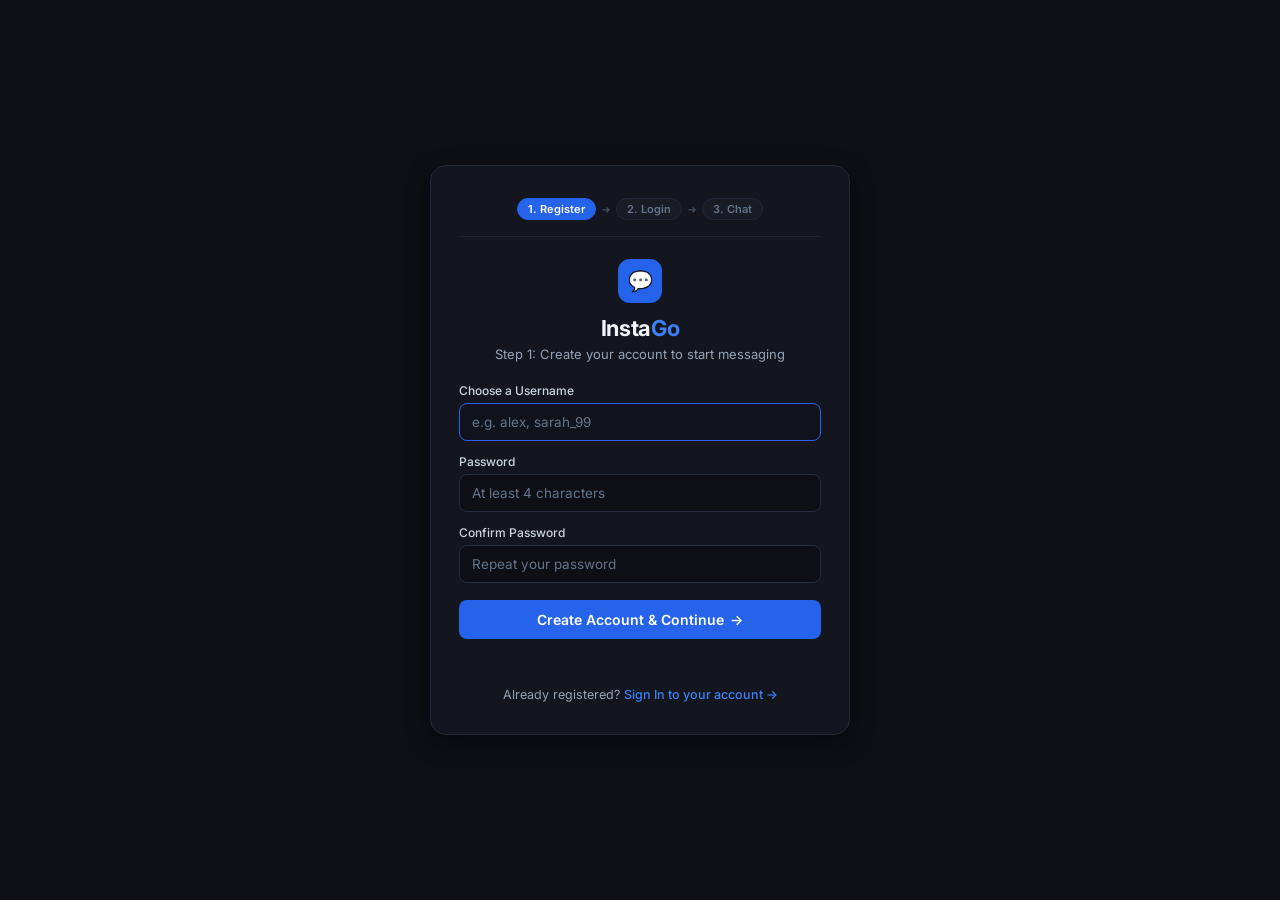
<file: frontend/index.html>
<!DOCTYPE html>
<html lang="en">

<head>
    <meta charset="UTF-8">
    <meta name="viewport" content="width=device-width, initial-scale=1.0">
    <meta name="description" content="InstaGo is a blazing-fast, reactive real-time chat application powered by Go WebSockets.">
    <title>InstaGo • Realtime Messenger</title>

    <script>
        // STEP 3: Chat requires an authenticated session (Step 1: Register -> Step 2: Login -> Step 3: Chat)
        if (!localStorage.getItem("token") || !localStorage.getItem("instaGo_username")) {
            window.location.replace("register.html");
        }
    </script>

    <link rel="stylesheet" href="style.css">
</head>

<body>

    <div class="app">

        <!-- MOBILE SIDEBAR OVERLAY -->
        <div id="sidebarOverlay" class="sidebar-overlay" onclick="toggleMobileSidebar(false)"></div>

        <!-- SIDEBAR -->
        <aside id="sidebar" class="sidebar">

            <!-- SIDEBAR HEADER -->
            <header class="sidebar-header">
                <a href="/" class="logo-container">
                    <div class="logo-badge">💬</div>
                    <div class="logo-text">Insta<span>Go</span></div>
                </a>

                <div class="sidebar-actions">
                    <button class="icon-btn" onclick="startNewChatDialog()" title="Start New Chat">
                        +
                    </button>
                </div>
            </header>

            <!-- AUTHENTICATED USER PROFILE CARD -->
            <section class="profile-section">
                <div class="profile-card">
                    <div id="myAvatar" class="user-avatar status-indicator">
                        ?
                    </div>

                    <div class="profile-details">
                        <div id="myUsername" class="profile-name">
                            Connecting...
                        </div>

                        <div class="profile-status">
                            <span id="myStatusDot" class="live-dot"></span>
                            <span id="myStatusText">Offline</span>
                        </div>
                    </div>

                    <button id="logoutBtn" class="logout-btn" onclick="logout()" title="Sign Out">
                        <span>Sign Out</span>
                    </button>
                </div>
            </section>

            <!-- SEARCH CONTACTS -->
            <div class="sidebar-search-box">
                <div class="search-input-wrapper">
                    <span class="search-icon">🔍</span>
                    <input
                        type="text"
                        id="searchContactsInput"
                        class="search-input"
                        placeholder="Search chats..."
                        autocomplete="off"
                        oninput="handleSearchContacts(event)"
                        onkeydown="handleSearchKeydown(event)"
                    >
                </div>
            </div>

            <!-- CONTACTS SECTION LABEL -->
            <div class="section-label">
                <span>Recent Conversations</span>
                <span id="contactsCount" class="section-label-count">0</span>
            </div>

            <!-- CONVERSATIONS LIST -->
            <div id="conversationList" class="conversation-list" role="list">
                <!-- Rendered dynamically by script.js -->
            </div>

        </aside>


        <!-- MAIN CHAT AREA -->
        <main class="chat-main">

            <!-- CHAT HEADER -->
            <header class="chat-header">

                <div class="chat-header-left">
                    <button class="mobile-menu-btn" onclick="toggleMobileSidebar(true)" aria-label="Open conversation menu">
                        ☰
                    </button>

                    <div class="chat-user-meta">
                        <div id="activeAvatar" class="active-user-avatar">
                            💬
                        </div>

                        <div class="chat-user-headings">
                            <h1 id="chatTitle" class="chat-user-name">
                                Welcome to InstaGo
                            </h1>

                            <p id="chatSubtitle" class="chat-user-status">
                                Connect and choose a conversation to start messaging
                            </p>
                        </div>
                    </div>
                </div>

                <div class="chat-header-actions">
                    <div id="connectionStatus" class="header-status-badge">
                        Offline
                    </div>

                    <button id="searchChatToggleBtn" class="icon-btn" onclick="toggleChatSearch()" title="Search in chat">
                        🔍
                    </button>

                    <button id="soundToggleBtn" class="icon-btn" onclick="toggleSound()" title="Sound Effects (On)">
                        🔊
                    </button>

                    <button id="refreshHistoryBtn" class="icon-btn" onclick="refreshHistory()" title="Reload history">
                        ↻
                    </button>
                </div>

            </header>

            <!-- IN-CHAT SEARCH DRAWER -->
            <div id="chatSearchDrawer" class="chat-search-drawer">
                <input
                    type="text"
                    id="searchMessagesInput"
                    class="custom-input"
                    placeholder="Search messages in this conversation..."
                    oninput="handleSearchMessages(event)"
                >
                <button class="btn-secondary" onclick="toggleChatSearch(false)">Done</button>
            </div>

            <!-- MESSAGES VIEWPORT -->
            <section id="output" class="messages-viewport" role="log" aria-live="polite">

                <div class="chat-welcome">
                    <div class="welcome-badge">💬</div>
                    <h2 class="welcome-title">InstaGo Messenger</h2>
                    <p class="welcome-desc">
                        Select a conversation from the sidebar or click '+' to start a new chat.
                    </p>
                    <div class="welcome-suggestions">
                        <button class="btn-primary" onclick="startNewChatDialog()" style="padding: 8px 16px; font-size: 13px;">
                            + Start New Chat
                        </button>
                    </div>
                </div>

            </section>

            <!-- SCROLL TO BOTTOM BUTTON -->
            <button
                id="scrollBottomBtn"
                class="scroll-bottom-btn"
                onclick="scrollToBottom(true)"
                aria-label="Scroll to bottom"
            >
                ↓
                <span id="newMsgBadge" class="scroll-badge" style="display: none;">1</span>
            </button>


            <!-- CHAT INPUT AREA -->
            <div class="chat-input-area">

                <!-- Quick Reaction Chips -->
                <div class="quick-reaction-bar">
                    <span class="quick-reaction-label">Quick reacts:</span>
                    <button class="quick-react-pill" onclick="sendQuickReaction('👋')">👋</button>
                    <button class="quick-react-pill" onclick="sendQuickReaction('👍')">👍</button>
                    <button class="quick-react-pill" onclick="sendQuickReaction('❤️')">❤️</button>
                    <button class="quick-react-pill" onclick="sendQuickReaction('🔥')">🔥</button>
                    <button class="quick-react-pill" onclick="sendQuickReaction('😂')">😂</button>
                    <button class="quick-react-pill" onclick="sendQuickReaction('🎉')">🎉</button>
                    <button class="quick-react-pill" onclick="sendQuickReaction('🚀')">🚀</button>
                </div>

                <!-- Input Box -->
                <div class="input-form-box">
                    <textarea
                        id="message"
                        class="chat-textarea"
                        placeholder="Write a message..."
                        rows="1"
                        autocomplete="off"
                        onkeydown="handleTextareaKeydown(event)"
                        oninput="handleTextareaInput(event)"
                    ></textarea>

                    <div class="input-actions-right">
                        <button
                            id="emojiTriggerBtn"
                            class="emoji-trigger-btn"
                            onclick="toggleEmojiPicker()"
                            title="Insert Emoji"
                            type="button"
                        >
                            😊
                        </button>

                        <button
                            id="sendBtn"
                            class="send-action-btn"
                            onclick="sendMessage()"
                            aria-label="Send message"
                            type="button"
                        >
                            ➤
                        </button>
                    </div>
                </div>

                <!-- Helper Hint Row -->
                <div class="input-hint-row">
                    <span>Press <strong>Enter</strong> to send • <strong>Shift + Enter</strong> for new line</span>
                    <span id="charCounter">0 / 2000</span>
                </div>

                <!-- EMOJI POPOVER -->
                <div id="emojiPopover" class="emoji-popover">
                    <div class="emoji-grid" id="emojiGrid">
                        <!-- Populated dynamically -->
                    </div>
                </div>

            </div>

        </main>

    </div>

    <!-- TOAST NOTIFICATION CONTAINER -->
    <div id="toastContainer" class="toast-container" aria-live="assertive"></div>

    <script src="script.js"></script>

</body>

</html>
</file>
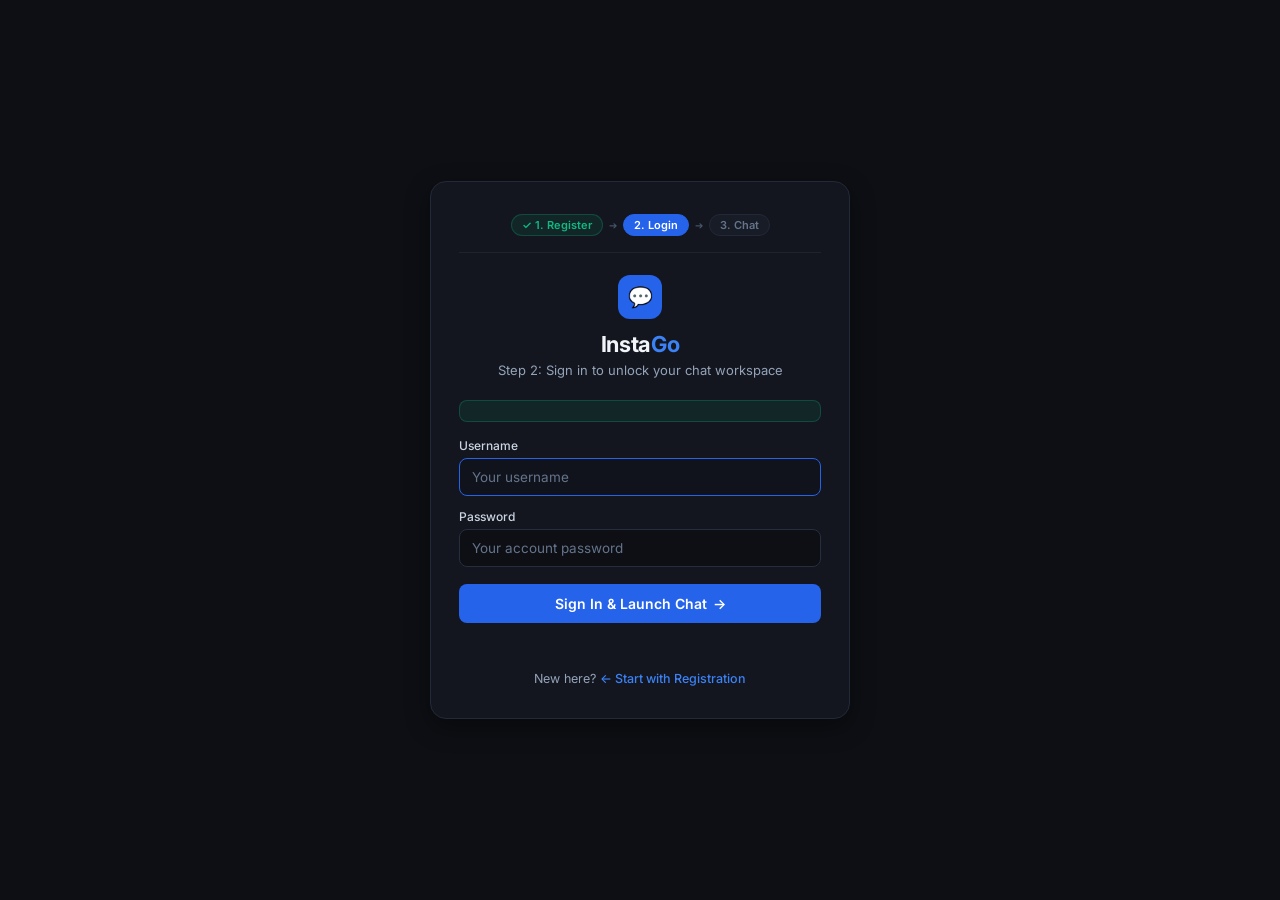
<file: frontend/login.html>
<!DOCTYPE html>
<html lang="en">
<head>
    <meta charset="UTF-8">
    <meta name="viewport" content="width=device-width, initial-scale=1.0">
    <title>InstaGo • Step 2: Login</title>
    <link rel="stylesheet" href="login.css">
</head>

<body>

    <div class="login-container">

        <div class="login-card">

            <!-- ONBOARDING FLOW TIMELINE -->
            <div class="flow-steps">
                <span class="flow-step completed">✓ 1. Register</span>
                <span class="step-arrow">➔</span>
                <span class="flow-step active">2. Login</span>
                <span class="step-arrow">➔</span>
                <span class="flow-step">3. Chat</span>
            </div>

            <div class="brand-badge">💬</div>
            <h1>Insta<span>Go</span></h1>
            <p class="subtitle">Step 2: Sign in to unlock your chat workspace</p>

            <!-- Friendly Welcome Banner when arriving from registration -->
            <div id="welcomeBanner" class="auth-banner success"></div>

            <!-- Existing Session Notice -->
            <div id="sessionNotice" class="session-info"></div>

            <form id="loginForm">

                <div class="input-group">
                    <label for="username">Username</label>
                    <input
                        type="text"
                        id="username"
                        placeholder="Your username"
                        autocomplete="username"
                        required
                    >
                </div>

                <div class="input-group">
                    <label for="password">Password</label>
                    <input
                        type="password"
                        id="password"
                        placeholder="Your account password"
                        autocomplete="current-password"
                        required
                    >
                </div>

                <button type="submit" id="submitBtn">
                    <span>Sign In & Launch Chat</span>
                    <span>→</span>
                </button>

            </form>

            <p id="message"></p>

            <div class="auth-footer">
                <div>New here? <a href="register.html">← Start with Registration</a></div>
            </div>

        </div>

    </div>

    <script src="login.js"></script>

</body>
</html>
</file>
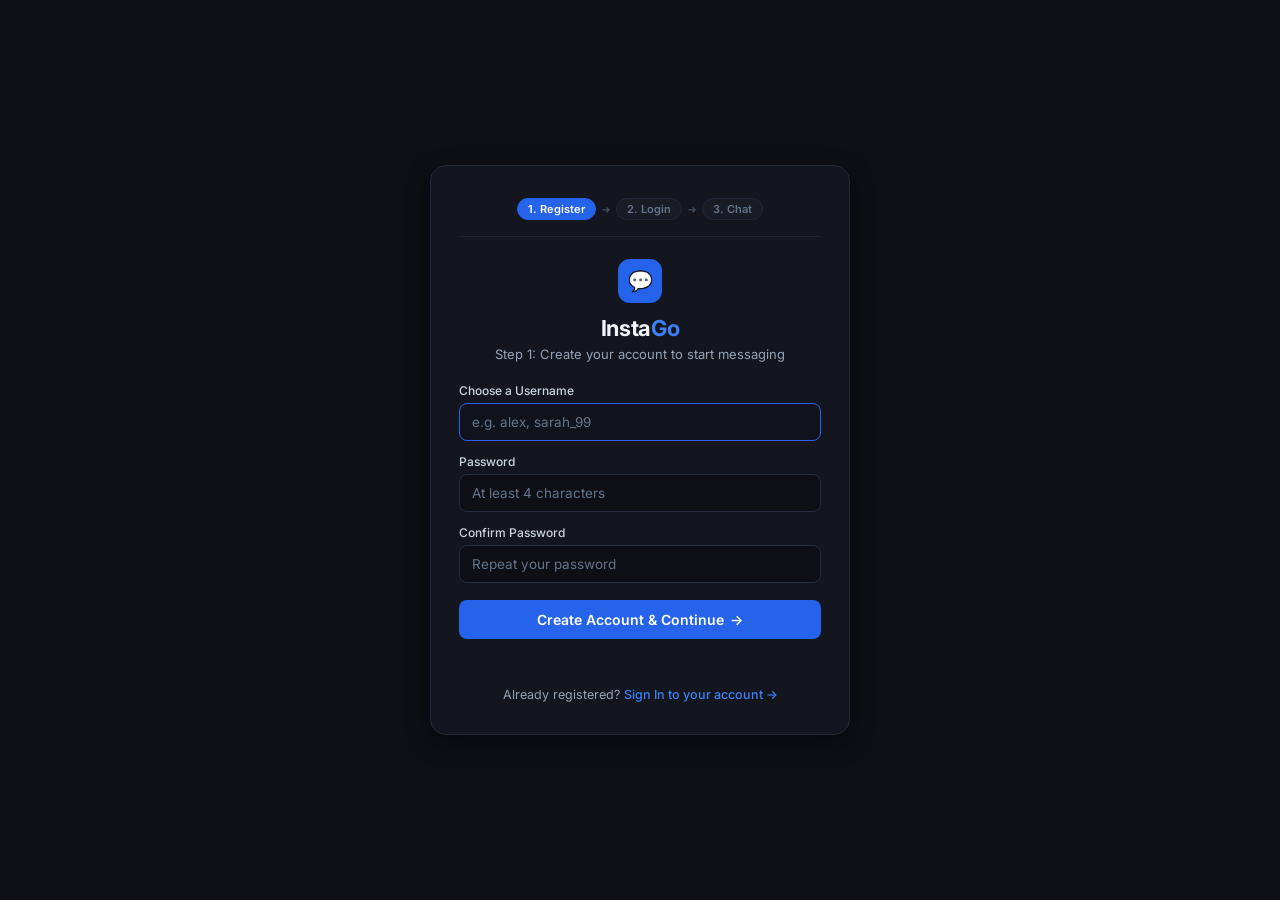
<file: frontend/register.html>
<!DOCTYPE html>
<html lang="en">
<head>
    <meta charset="UTF-8">
    <meta name="viewport" content="width=device-width, initial-scale=1.0">
    <title>InstaGo • Step 1: Register</title>
    <link rel="stylesheet" href="register.css">
</head>

<body>

    <div class="register-container">

        <div class="register-card">

            <!-- ONBOARDING FLOW TIMELINE -->
            <div class="flow-steps">
                <span class="flow-step active">1. Register</span>
                <span class="step-arrow">➔</span>
                <span class="flow-step">2. Login</span>
                <span class="step-arrow">➔</span>
                <span class="flow-step">3. Chat</span>
            </div>

            <div class="brand-badge">💬</div>
            <h1>Insta<span>Go</span></h1>
            <p class="subtitle">Step 1: Create your account to start messaging</p>

            <div id="sessionNotice" class="session-info"></div>

            <form id="registerForm">

                <div class="input-group">
                    <label for="username">Choose a Username</label>
                    <input
                        type="text"
                        id="username"
                        placeholder="e.g. alex, sarah_99"
                        autocomplete="username"
                        minlength="3"
                        maxlength="24"
                        required
                        autofocus
                    >
                </div>

                <div class="input-group">
                    <label for="password">Password</label>
                    <input
                        type="password"
                        id="password"
                        placeholder="At least 4 characters"
                        autocomplete="new-password"
                        minlength="4"
                        required
                    >
                </div>

                <div class="input-group">
                    <label for="confirmPassword">Confirm Password</label>
                    <input
                        type="password"
                        id="confirmPassword"
                        placeholder="Repeat your password"
                        autocomplete="new-password"
                        minlength="4"
                        required
                    >
                </div>

                <button type="submit" id="submitBtn">
                    <span>Create Account & Continue</span>
                    <span>→</span>
                </button>

            </form>

            <p id="message"></p>

            <div class="auth-footer">
                <div>Already registered? <a href="login.html">Sign In to your account →</a></div>
            </div>

        </div>

    </div>

    <script src="register.js"></script>

</body>
</html>
</file>
<file: frontend/style.css>
@import url('https://fonts.googleapis.com/css2?family=Inter:wght@400;500;600;700&display=swap');

/* ==========================================================================
   DESIGN TOKENS - CLEAN, NATURAL DARK THEME
   (Crafted for comfort, legibility, and restraint. No AI-style neon glow/blobs)
   ========================================================================== */
:root {
    --font-sans: 'Inter', -apple-system, BlinkMacSystemFont, "Segoe UI", Roboto, Helvetica, Arial, sans-serif;

    /* Surface & Background Colors */
    --bg-page: #0d0f14;
    --bg-sidebar: #13161f;
    --bg-chat: #0d0f14;
    --bg-surface: #181c26;
    --bg-surface-elevated: #1e2330;
    --bg-surface-hover: #222837;
    --bg-input: #10131a;

    /* Borders & Dividers */
    --border-subtle: #1e2330;
    --border-medium: #272d3d;
    --border-strong: #333a4f;

    /* Accent & Brand Colors */
    --accent: #2563eb;
    --accent-hover: #1d4ed8;
    --accent-active: #1e40af;
    --accent-subtle: rgba(37, 99, 235, 0.12);
    --accent-text: #ffffff;

    /* Text Colors */
    --text-primary: #f1f5f9;
    --text-secondary: #94a3b8;
    --text-muted: #64748b;
    --text-faint: #475569;

    /* Message Bubbles */
    --bubble-mine-bg: #2563eb;
    --bubble-mine-text: #ffffff;
    --bubble-theirs-bg: #1a1e29;
    --bubble-theirs-border: #242938;
    --bubble-theirs-text: #e2e8f0;

    /* Status Indicators */
    --status-online: #10b981;
    --status-offline: #64748b;
    --status-connecting: #f59e0b;
    --status-danger: #ef4444;

    /* Radii */
    --radius-sm: 6px;
    --radius-md: 8px;
    --radius-lg: 12px;
    --radius-xl: 16px;
    --radius-full: 9999px;

    /* Natural physical shadows - no neon glows */
    --shadow-sm: 0 1px 2px rgba(0, 0, 0, 0.3);
    --shadow-md: 0 4px 12px rgba(0, 0, 0, 0.35);
    --shadow-lg: 0 8px 24px rgba(0, 0, 0, 0.45);
    --shadow-popover: 0 10px 28px rgba(0, 0, 0, 0.55);

    /* Clean transitions */
    --trans-fast: 0.15s ease;
    --trans-medium: 0.2s ease;
}

/* ==========================================================================
   BASE RESETS & DEFAULTS
   ========================================================================== */
* {
    box-sizing: border-box;
    margin: 0;
    padding: 0;
}

html, body {
    width: 100%;
    height: 100%;
    overflow: hidden;
    background-color: var(--bg-page);
    color: var(--text-primary);
    font-family: var(--font-sans);
    font-size: 14px;
    line-height: 1.5;
    -webkit-font-smoothing: antialiased;
    -moz-osx-font-smoothing: grayscale;
}

button {
    font-family: inherit;
    border: none;
    background: transparent;
    cursor: pointer;
    color: inherit;
    transition: background-color var(--trans-fast), color var(--trans-fast), border-color var(--trans-fast);
}

input, textarea {
    font-family: inherit;
    color: inherit;
}

/* ==========================================================================
   APP SHELL
   ========================================================================== */
.app {
    position: relative;
    width: 100%;
    height: 100vh;
    display: flex;
    overflow: hidden;
    background: var(--bg-page);
}

/* ==========================================================================
   SIDEBAR
   ========================================================================== */
.sidebar {
    width: 320px;
    height: 100%;
    background: var(--bg-sidebar);
    border-right: 1px solid var(--border-subtle);
    display: flex;
    flex-direction: column;
    flex-shrink: 0;
    z-index: 20;
    transition: transform var(--trans-medium);
}

/* Sidebar Brand Header */
.sidebar-header {
    height: 60px;
    padding: 0 16px;
    display: flex;
    align-items: center;
    justify-content: space-between;
    border-bottom: 1px solid var(--border-subtle);
}

.logo-container {
    display: flex;
    align-items: center;
    gap: 10px;
    text-decoration: none;
    color: var(--text-primary);
}

.logo-badge {
    width: 32px;
    height: 32px;
    border-radius: var(--radius-md);
    background: var(--accent);
    display: flex;
    align-items: center;
    justify-content: center;
    font-size: 16px;
}

.logo-text {
    font-size: 18px;
    font-weight: 700;
    letter-spacing: -0.3px;
    color: var(--text-primary);
}

.logo-text span {
    color: #3b82f6;
}

.sidebar-actions {
    display: flex;
    align-items: center;
    gap: 6px;
}

.icon-btn {
    width: 32px;
    height: 32px;
    border-radius: var(--radius-sm);
    display: flex;
    align-items: center;
    justify-content: center;
    color: var(--text-secondary);
    background: transparent;
    border: 1px solid transparent;
    font-size: 14px;
}

.icon-btn:hover {
    color: var(--text-primary);
    background: var(--bg-surface-hover);
    border-color: var(--border-subtle);
}

.icon-btn.active {
    color: var(--accent-text);
    background: var(--accent);
    border-color: var(--accent);
}

/* User Profile Section */
.profile-section {
    padding: 12px 16px;
    background: var(--bg-sidebar);
    border-bottom: 1px solid var(--border-subtle);
}

.profile-card {
    display: flex;
    align-items: center;
    gap: 10px;
}

.user-avatar {
    width: 38px;
    height: 38px;
    border-radius: var(--radius-full);
    display: flex;
    align-items: center;
    justify-content: center;
    font-weight: 600;
    font-size: 14px;
    color: #fff;
    text-transform: uppercase;
    position: relative;
    flex-shrink: 0;
}

.user-avatar.status-indicator::after {
    content: '';
    position: absolute;
    bottom: -1px;
    right: -1px;
    width: 10px;
    height: 10px;
    border-radius: var(--radius-full);
    border: 2px solid var(--bg-sidebar);
    background-color: var(--status-offline);
    transition: background-color var(--trans-fast);
}

.user-avatar.status-indicator.online::after {
    background-color: var(--status-online);
}

.user-avatar.status-indicator.connecting::after {
    background-color: var(--status-connecting);
}

.profile-details {
    flex: 1;
    min-width: 0;
}

.profile-name {
    font-size: 13px;
    font-weight: 600;
    color: var(--text-primary);
    white-space: nowrap;
    overflow: hidden;
    text-overflow: ellipsis;
}

.profile-status {
    display: flex;
    align-items: center;
    gap: 6px;
    font-size: 12px;
    color: var(--text-muted);
    margin-top: 1px;
}

.live-dot {
    width: 6px;
    height: 6px;
    border-radius: var(--radius-full);
    background: var(--status-offline);
    flex-shrink: 0;
}

.live-dot.online {
    background: var(--status-online);
}

.live-dot.connecting {
    background: var(--status-connecting);
}

.logout-btn {
    display: inline-flex;
    align-items: center;
    gap: 5px;
    padding: 5px 10px;
    background: transparent;
    border: 1px solid var(--border-medium);
    color: var(--text-secondary);
    border-radius: var(--radius-sm);
    font-size: 11px;
    font-weight: 500;
    flex-shrink: 0;
}

.logout-btn:hover {
    background: rgba(239, 68, 68, 0.12);
    border-color: rgba(239, 68, 68, 0.3);
    color: #f87171;
}

/* Sidebar Search */
.sidebar-search-box {
    padding: 10px 14px 6px;
}

.search-input-wrapper {
    position: relative;
    display: flex;
    align-items: center;
}

.search-icon {
    position: absolute;
    left: 10px;
    font-size: 12px;
    color: var(--text-muted);
    pointer-events: none;
}

.search-input {
    width: 100%;
    background: var(--bg-input);
    border: 1px solid var(--border-subtle);
    border-radius: var(--radius-md);
    padding: 7px 10px 7px 30px;
    font-size: 13px;
    color: var(--text-primary);
    outline: none;
    transition: border-color var(--trans-fast), background-color var(--trans-fast);
}

.search-input:focus {
    background: var(--bg-surface);
    border-color: var(--accent);
}

.search-input::placeholder {
    color: var(--text-muted);
}

/* Section Label */
.section-label {
    display: flex;
    align-items: center;
    justify-content: space-between;
    padding: 10px 16px 4px;
    font-size: 11px;
    font-weight: 600;
    letter-spacing: 0.5px;
    color: var(--text-muted);
    text-transform: uppercase;
}

.section-label-count {
    background: var(--bg-surface);
    color: var(--text-secondary);
    padding: 1px 6px;
    border-radius: var(--radius-sm);
    font-size: 10px;
    font-weight: 600;
}

/* Conversation List */
.conversation-list {
    flex: 1;
    overflow-y: auto;
    padding: 4px 8px;
    display: flex;
    flex-direction: column;
    gap: 2px;
}

.conversation-item {
    display: flex;
    align-items: center;
    gap: 10px;
    padding: 8px 10px;
    border-radius: var(--radius-md);
    background: transparent;
    cursor: pointer;
    transition: background-color var(--trans-fast);
    position: relative;
    user-select: none;
    border-left: 3px solid transparent;
}

.conversation-item:hover {
    background: var(--bg-surface-hover);
}

.conversation-item.active {
    background: var(--bg-surface-elevated);
    border-left-color: var(--accent);
}

.contact-avatar {
    width: 36px;
    height: 36px;
    border-radius: var(--radius-full);
    display: flex;
    align-items: center;
    justify-content: center;
    font-weight: 600;
    font-size: 13px;
    color: #fff;
    flex-shrink: 0;
}

.contact-info {
    flex: 1;
    min-width: 0;
}

.contact-top-row {
    display: flex;
    align-items: center;
    justify-content: space-between;
    margin-bottom: 2px;
}

.contact-name {
    font-size: 13px;
    font-weight: 600;
    color: var(--text-primary);
    white-space: nowrap;
    overflow: hidden;
    text-overflow: ellipsis;
}

.contact-time {
    font-size: 11px;
    color: var(--text-muted);
    flex-shrink: 0;
}

.contact-bottom-row {
    display: flex;
    align-items: center;
    justify-content: space-between;
    gap: 6px;
}

.contact-snippet {
    font-size: 12px;
    color: var(--text-secondary);
    white-space: nowrap;
    overflow: hidden;
    text-overflow: ellipsis;
}

.conversation-item.unread .contact-snippet {
    color: var(--text-primary);
    font-weight: 600;
}

.unread-badge {
    min-width: 18px;
    height: 18px;
    padding: 0 5px;
    border-radius: var(--radius-full);
    background: var(--accent);
    color: #fff;
    font-size: 10px;
    font-weight: 700;
    display: flex;
    align-items: center;
    justify-content: center;
    flex-shrink: 0;
}

.item-delete-btn {
    opacity: 0;
    visibility: hidden;
    padding: 2px 4px;
    color: var(--text-muted);
    border-radius: var(--radius-sm);
    font-size: 11px;
    cursor: pointer;
    transition: opacity var(--trans-fast), color var(--trans-fast);
}

.conversation-item:hover .item-delete-btn {
    opacity: 1;
    visibility: visible;
}

.item-delete-btn:hover {
    color: var(--status-danger);
    background: rgba(239, 68, 68, 0.1);
}

/* Empty Conversation List */
.sidebar-empty-state {
    padding: 32px 16px;
    text-align: center;
    color: var(--text-muted);
    display: flex;
    flex-direction: column;
    align-items: center;
    gap: 6px;
}

.sidebar-empty-icon {
    font-size: 26px;
    margin-bottom: 2px;
    opacity: 0.6;
}



.btn-primary {
    background: var(--accent);
    color: #fff;
    padding: 7px 12px;
    border-radius: var(--radius-md);
    font-weight: 500;
    font-size: 13px;
    display: flex;
    align-items: center;
    justify-content: center;
    gap: 6px;
    white-space: nowrap;
}

.btn-primary:hover {
    background: var(--accent-hover);
}

.btn-primary:active {
    background: var(--accent-active);
}

.btn-secondary {
    background: var(--bg-surface);
    color: var(--text-secondary);
    border: 1px solid var(--border-subtle);
    padding: 6px 10px;
    border-radius: var(--radius-md);
    font-weight: 500;
    font-size: 12px;
}

.btn-secondary:hover {
    color: var(--text-primary);
    background: var(--bg-surface-hover);
    border-color: var(--border-medium);
}

/* ==========================================================================
   MAIN CHAT CONTAINER
   ========================================================================== */
.chat-main {
    flex: 1;
    height: 100%;
    display: flex;
    flex-direction: column;
    min-width: 0;
    background: var(--bg-chat);
    position: relative;
}

/* Chat Header */
.chat-header {
    height: 60px;
    padding: 0 20px;
    background: var(--bg-sidebar);
    border-bottom: 1px solid var(--border-subtle);
    display: flex;
    align-items: center;
    justify-content: space-between;
    z-index: 10;
}

.chat-header-left {
    display: flex;
    align-items: center;
    gap: 12px;
    min-width: 0;
}

.mobile-menu-btn {
    display: none;
    width: 32px;
    height: 32px;
    border-radius: var(--radius-sm);
    background: var(--bg-surface);
    border: 1px solid var(--border-subtle);
    align-items: center;
    justify-content: center;
    font-size: 16px;
    color: var(--text-primary);
}

.chat-user-meta {
    display: flex;
    align-items: center;
    gap: 10px;
    min-width: 0;
}

.active-user-avatar {
    width: 36px;
    height: 36px;
    border-radius: var(--radius-full);
    display: flex;
    align-items: center;
    justify-content: center;
    font-weight: 600;
    font-size: 14px;
    color: #fff;
    flex-shrink: 0;
}

.chat-user-headings {
    min-width: 0;
}

.chat-user-name {
    font-size: 15px;
    font-weight: 600;
    color: var(--text-primary);
    white-space: nowrap;
    overflow: hidden;
    text-overflow: ellipsis;
    line-height: 1.2;
}

.chat-user-status {
    font-size: 12px;
    color: var(--text-muted);
    margin-top: 2px;
    white-space: nowrap;
    overflow: hidden;
    text-overflow: ellipsis;
}

.chat-header-actions {
    display: flex;
    align-items: center;
    gap: 6px;
}

.header-status-badge {
    display: flex;
    align-items: center;
    gap: 6px;
    padding: 4px 10px;
    background: var(--bg-surface);
    border: 1px solid var(--border-subtle);
    border-radius: var(--radius-full);
    font-size: 11px;
    font-weight: 500;
    color: var(--text-muted);
}

.header-status-badge.online {
    color: var(--status-online);
    border-color: rgba(16, 185, 129, 0.25);
    background: rgba(16, 185, 129, 0.08);
}

.header-status-badge.connecting {
    color: var(--status-connecting);
    border-color: rgba(245, 158, 11, 0.25);
    background: rgba(245, 158, 11, 0.08);
}

/* In-Chat Search Drawer */
.chat-search-drawer {
    display: none;
    padding: 8px 20px;
    background: var(--bg-surface);
    border-bottom: 1px solid var(--border-subtle);
    align-items: center;
    gap: 10px;
}

.chat-search-drawer.open {
    display: flex;
}

.custom-input {
    flex: 1;
    background: var(--bg-input);
    border: 1px solid var(--border-subtle);
    border-radius: var(--radius-md);
    padding: 6px 10px;
    font-size: 13px;
    color: var(--text-primary);
    outline: none;
}

.custom-input:focus {
    border-color: var(--accent);
}

.custom-input::placeholder {
    color: var(--text-muted);
}

/* ==========================================================================
   MESSAGES VIEWPORT
   ========================================================================== */
.messages-viewport {
    flex: 1;
    overflow-y: auto;
    padding: 20px 24px;
    display: flex;
    flex-direction: column;
    gap: 8px;
    position: relative;
    background: var(--bg-chat);
}

/* Date Divider */
.date-divider {
    display: flex;
    align-items: center;
    justify-content: center;
    margin: 14px 0;
    position: relative;
}

.date-divider::before {
    content: '';
    position: absolute;
    left: 0;
    right: 0;
    height: 1px;
    background: var(--border-subtle);
}

.date-pill {
    position: relative;
    background: var(--bg-surface);
    border: 1px solid var(--border-subtle);
    padding: 3px 10px;
    border-radius: var(--radius-full);
    font-size: 11px;
    font-weight: 500;
    color: var(--text-muted);
}

/* Empty Conversation / Welcome */
.chat-welcome {
    margin: auto;
    max-width: 420px;
    text-align: center;
    padding: 36px 16px;
    display: flex;
    flex-direction: column;
    align-items: center;
    gap: 10px;
}

.welcome-badge {
    width: 48px;
    height: 48px;
    border-radius: var(--radius-lg);
    background: var(--bg-surface-elevated);
    border: 1px solid var(--border-subtle);
    display: flex;
    align-items: center;
    justify-content: center;
    font-size: 24px;
    margin-bottom: 4px;
}

.welcome-title {
    font-size: 18px;
    font-weight: 600;
    color: var(--text-primary);
}

.welcome-desc {
    font-size: 13px;
    color: var(--text-secondary);
    line-height: 1.5;
}

.welcome-suggestions {
    display: flex;
    flex-wrap: wrap;
    gap: 8px;
    justify-content: center;
    margin-top: 8px;
}

.suggestion-chip {
    background: var(--bg-surface);
    border: 1px solid var(--border-subtle);
    border-radius: var(--radius-full);
    padding: 5px 12px;
    font-size: 12px;
    color: var(--text-secondary);
    cursor: pointer;
    transition: background-color var(--trans-fast), color var(--trans-fast);
}

.suggestion-chip:hover {
    color: var(--text-primary);
    background: var(--bg-surface-hover);
    border-color: var(--border-medium);
}

/* ==========================================================================
   MESSAGE BUBBLES
   ========================================================================== */
.message-row {
    display: flex;
    align-items: flex-end;
    gap: 8px;
    max-width: 72%;
    position: relative;
}

.message-row.mine {
    align-self: flex-end;
    flex-direction: row-reverse;
}

.message-row.theirs {
    align-self: flex-start;
}

.bubble-avatar {
    width: 28px;
    height: 28px;
    border-radius: var(--radius-full);
    display: flex;
    align-items: center;
    justify-content: center;
    font-size: 11px;
    font-weight: 600;
    color: #fff;
    flex-shrink: 0;
    margin-bottom: 2px;
}

.message-bubble-wrapper {
    display: flex;
    flex-direction: column;
    min-width: 0;
}

.message-bubble {
    position: relative;
    padding: 9px 13px;
    border-radius: 14px;
    word-break: break-word;
    font-size: 13.5px;
    line-height: 1.45;
    box-shadow: var(--shadow-sm);
}

/* Theirs Bubble */
.message-row.theirs .message-bubble {
    background: var(--bubble-theirs-bg);
    border: 1px solid var(--bubble-theirs-border);
    color: var(--bubble-theirs-text);
    border-bottom-left-radius: 3px;
}

/* Mine Bubble */
.message-row.mine .message-bubble {
    background: var(--bubble-mine-bg);
    color: var(--bubble-mine-text);
    border-bottom-right-radius: 3px;
}

.bubble-author {
    font-size: 11px;
    font-weight: 600;
    color: var(--text-secondary);
    margin-bottom: 3px;
}

.message-row.mine .bubble-author {
    display: none;
}

.bubble-content {
    white-space: pre-wrap;
    user-select: text;
}

.bubble-meta {
    display: flex;
    align-items: center;
    justify-content: flex-end;
    gap: 4px;
    margin-top: 3px;
    font-size: 10px;
    opacity: 0.8;
}

.message-row.mine .bubble-meta {
    color: rgba(255, 255, 255, 0.85);
}

.message-row.theirs .bubble-meta {
    color: var(--text-muted);
}

.receipt-icon {
    font-size: 11px;
    letter-spacing: -1px;
}

/* Message Hover Actions */
.bubble-actions {
    position: absolute;
    top: -10px;
    right: 6px;
    display: none;
    background: var(--bg-surface-elevated);
    border: 1px solid var(--border-subtle);
    border-radius: var(--radius-sm);
    padding: 2px 4px;
    box-shadow: var(--shadow-md);
    z-index: 5;
    gap: 2px;
}

.message-row:hover .bubble-actions {
    display: flex;
    align-items: center;
}

.bubble-action-btn {
    padding: 2px 5px;
    font-size: 11px;
    color: var(--text-secondary);
    border-radius: 3px;
}

.bubble-action-btn:hover {
    color: var(--text-primary);
    background: var(--bg-surface-hover);
}

/* System Banner / Notification */
.system-event {
    align-self: center;
    max-width: 80%;
    margin: 6px 0;
    padding: 4px 12px;
    border-radius: var(--radius-full);
    background: var(--bg-surface);
    border: 1px solid var(--border-subtle);
    color: var(--text-secondary);
    font-size: 11px;
    font-weight: 500;
    display: flex;
    align-items: center;
    gap: 6px;
}

.system-event.info {
    color: #60a5fa;
    border-color: rgba(96, 165, 250, 0.25);
    background: rgba(96, 165, 250, 0.08);
}

.system-event.error {
    color: #f87171;
    border-color: rgba(248, 113, 113, 0.25);
    background: rgba(248, 113, 113, 0.08);
}

/* Scroll To Bottom Button */
.scroll-bottom-btn {
    position: absolute;
    bottom: 80px;
    right: 24px;
    width: 36px;
    height: 36px;
    border-radius: var(--radius-full);
    background: var(--bg-surface-elevated);
    border: 1px solid var(--border-medium);
    color: var(--text-primary);
    display: flex;
    align-items: center;
    justify-content: center;
    box-shadow: var(--shadow-md);
    z-index: 15;
    opacity: 0;
    visibility: hidden;
    transform: translateY(6px);
    transition: opacity var(--trans-fast), transform var(--trans-fast), background-color var(--trans-fast);
}

.scroll-bottom-btn.visible {
    opacity: 1;
    visibility: visible;
    transform: translateY(0);
}

.scroll-bottom-btn:hover {
    background: var(--accent);
    color: #fff;
    border-color: var(--accent);
}

.scroll-badge {
    position: absolute;
    top: -3px;
    right: -3px;
    background: var(--status-danger);
    color: #fff;
    font-size: 9px;
    font-weight: 700;
    border-radius: var(--radius-full);
    padding: 1px 4px;
    border: 2px solid var(--bg-chat);
}

/* ==========================================================================
   INPUT AREA & CONTROLS
   ========================================================================== */
.chat-input-area {
    padding: 10px 20px 14px;
    background: var(--bg-sidebar);
    border-top: 1px solid var(--border-subtle);
    position: relative;
    z-index: 10;
}

/* Quick Reaction Bar */
.quick-reaction-bar {
    display: flex;
    align-items: center;
    gap: 4px;
    margin-bottom: 8px;
    overflow-x: auto;
}

.quick-reaction-label {
    font-size: 11px;
    font-weight: 500;
    color: var(--text-muted);
    margin-right: 4px;
    white-space: nowrap;
}

.quick-react-pill {
    padding: 2px 7px;
    background: var(--bg-surface);
    border: 1px solid var(--border-subtle);
    border-radius: var(--radius-md);
    font-size: 12px;
    cursor: pointer;
    transition: background-color var(--trans-fast), border-color var(--trans-fast);
}

.quick-react-pill:hover {
    background: var(--bg-surface-hover);
    border-color: var(--border-medium);
}

/* Input Form Container */
.input-form-box {
    display: flex;
    align-items: flex-end;
    gap: 8px;
    background: var(--bg-input);
    border: 1px solid var(--border-medium);
    border-radius: var(--radius-lg);
    padding: 6px 8px 6px 12px;
    transition: border-color var(--trans-fast);
}

.input-form-box:focus-within {
    border-color: var(--accent);
}

.chat-textarea {
    flex: 1;
    min-height: 22px;
    max-height: 120px;
    background: transparent;
    border: none;
    outline: none;
    resize: none;
    font-size: 13.5px;
    line-height: 1.45;
    color: var(--text-primary);
    padding: 3px 0;
}

.chat-textarea::placeholder {
    color: var(--text-muted);
}

.input-actions-right {
    display: flex;
    align-items: center;
    gap: 4px;
}

.emoji-trigger-btn {
    width: 32px;
    height: 32px;
    border-radius: var(--radius-sm);
    display: flex;
    align-items: center;
    justify-content: center;
    color: var(--text-secondary);
    font-size: 16px;
    transition: color var(--trans-fast), background-color var(--trans-fast);
}

.emoji-trigger-btn:hover {
    color: var(--text-primary);
    background: var(--bg-surface-hover);
}

.send-action-btn {
    width: 32px;
    height: 32px;
    border-radius: var(--radius-sm);
    background: var(--accent);
    color: #fff;
    display: flex;
    align-items: center;
    justify-content: center;
    font-size: 14px;
    transition: background-color var(--trans-fast), opacity var(--trans-fast);
}

.send-action-btn:hover:not(:disabled) {
    background: var(--accent-hover);
}

.send-action-btn:disabled {
    opacity: 0.35;
    cursor: not-allowed;
    background: var(--bg-surface);
    color: var(--text-muted);
}

/* Helper text below input */
.input-hint-row {
    display: flex;
    align-items: center;
    justify-content: space-between;
    margin-top: 6px;
    padding: 0 2px;
    font-size: 11px;
    color: var(--text-muted);
}

.input-hint-row strong {
    font-weight: 500;
    color: var(--text-secondary);
}

/* Emoji Popover */
.emoji-popover {
    position: absolute;
    bottom: calc(100% + 6px);
    right: 20px;
    width: 280px;
    background: var(--bg-surface-elevated);
    border: 1px solid var(--border-medium);
    border-radius: var(--radius-lg);
    box-shadow: var(--shadow-popover);
    padding: 10px;
    z-index: 30;
    display: none;
}

.emoji-popover.open {
    display: block;
}

.emoji-grid {
    display: grid;
    grid-template-columns: repeat(7, 1fr);
    gap: 4px;
    max-height: 180px;
    overflow-y: auto;
}

.emoji-cell {
    width: 32px;
    height: 32px;
    display: flex;
    align-items: center;
    justify-content: center;
    font-size: 16px;
    border-radius: var(--radius-sm);
    cursor: pointer;
    transition: background-color var(--trans-fast);
}

.emoji-cell:hover {
    background: var(--bg-surface-hover);
}

/* ==========================================================================
   TOAST NOTIFICATIONS
   ========================================================================== */
.toast-container {
    position: fixed;
    top: 16px;
    right: 16px;
    display: flex;
    flex-direction: column;
    gap: 6px;
    z-index: 100;
    pointer-events: none;
}

.toast {
    pointer-events: auto;
    background: var(--bg-surface-elevated);
    border: 1px solid var(--border-medium);
    border-radius: var(--radius-md);
    padding: 8px 14px;
    color: var(--text-primary);
    box-shadow: var(--shadow-md);
    display: flex;
    align-items: center;
    gap: 8px;
    font-size: 12.5px;
    transition: opacity 0.2s, transform 0.2s;
}

.toast.toast-success {
    border-left: 3px solid var(--status-online);
}

.toast.toast-warning {
    border-left: 3px solid var(--status-connecting);
}

.toast.toast-error {
    border-left: 3px solid var(--status-danger);
}

/* ==========================================================================
   CUSTOM SCROLLBAR
   ========================================================================== */
::-webkit-scrollbar {
    width: 5px;
    height: 5px;
}

::-webkit-scrollbar-track {
    background: transparent;
}

::-webkit-scrollbar-thumb {
    background: #272d3d;
    border-radius: var(--radius-full);
}

::-webkit-scrollbar-thumb:hover {
    background: #363e54;
}

/* ==========================================================================
   RESPONSIVE DESIGN (MOBILE & TABLET)
   ========================================================================== */
@media (max-width: 768px) {
    .sidebar {
        position: absolute;
        top: 0;
        left: 0;
        width: 100%;
        max-width: 300px;
        box-shadow: var(--shadow-popover);
        transform: translateX(-100%);
    }

    .sidebar.open {
        transform: translateX(0);
    }

    .mobile-menu-btn {
        display: flex;
    }

    .sidebar-overlay {
        display: none;
        position: fixed;
        inset: 0;
        background: rgba(0, 0, 0, 0.5);
        z-index: 19;
    }

    .sidebar-overlay.active {
        display: block;
    }

    .chat-header {
        padding: 0 14px;
    }

    .messages-viewport {
        padding: 14px;
    }

    .chat-input-area {
        padding: 8px 12px 12px;
    }

    .message-row {
        max-width: 86%;
    }
}
</file>
<file: frontend/login.css>
@import url('https://fonts.googleapis.com/css2?family=Inter:wght@400;500;600;700&display=swap');

* {
    box-sizing: border-box;
    margin: 0;
    padding: 0;
    font-family: 'Inter', -apple-system, BlinkMacSystemFont, "Segoe UI", Roboto, sans-serif;
}

body {
    min-height: 100vh;
    display: flex;
    justify-content: center;
    align-items: center;
    background: #0d0f14;
    color: #f1f5f9;
    padding: 20px;
}

.login-container, .register-container {
    width: 100%;
    max-width: 420px;
    margin: auto;
}

.login-card, .register-card {
    background: #13161f;
    border: 1px solid #242938;
    padding: 32px 28px;
    border-radius: 16px;
    box-shadow: 0 8px 24px rgba(0, 0, 0, 0.4);
    text-align: center;
}

/* Steps Timeline */
.flow-steps {
    display: flex;
    align-items: center;
    justify-content: center;
    gap: 6px;
    margin-bottom: 22px;
    padding-bottom: 16px;
    border-bottom: 1px solid #1e2330;
}

.flow-step {
    display: inline-flex;
    align-items: center;
    gap: 4px;
    font-size: 11px;
    font-weight: 600;
    color: #64748b;
    padding: 3px 10px;
    border-radius: 9999px;
    background: #181c26;
    border: 1px solid #232838;
    transition: all 0.15s ease;
}

.flow-step.active {
    color: #ffffff;
    background: #2563eb;
    border-color: #2563eb;
}

.flow-step.completed {
    color: #10b981;
    background: rgba(16, 185, 129, 0.1);
    border-color: rgba(16, 185, 129, 0.25);
}

.step-arrow {
    color: #475569;
    font-size: 10px;
}

.brand-badge {
    width: 44px;
    height: 44px;
    margin: 0 auto 12px;
    border-radius: 12px;
    background: #2563eb;
    display: flex;
    align-items: center;
    justify-content: center;
    font-size: 20px;
    color: #ffffff;
}

.login-card h1, .register-card h1 {
    font-size: 22px;
    font-weight: 700;
    margin-bottom: 4px;
    color: #f1f5f9;
    letter-spacing: -0.3px;
}

.login-card h1 span, .register-card h1 span {
    color: #3b82f6;
}

.subtitle {
    color: #94a3b8;
    font-size: 13px;
    margin-bottom: 20px;
    line-height: 1.4;
}

/* Friendly Alerts / Welcome Banner */
.auth-banner {
    display: none;
    padding: 10px 12px;
    border-radius: 8px;
    font-size: 12.5px;
    font-weight: 500;
    margin-bottom: 16px;
    text-align: left;
    line-height: 1.4;
}

.auth-banner.success {
    display: block;
    background: rgba(16, 185, 129, 0.1);
    border: 1px solid rgba(16, 185, 129, 0.25);
    color: #34d399;
}

.auth-banner.info {
    display: block;
    background: rgba(37, 99, 235, 0.1);
    border: 1px solid rgba(37, 99, 235, 0.25);
    color: #93c5fd;
}

form {
    display: flex;
    flex-direction: column;
    gap: 13px;
}

.input-group {
    display: flex;
    flex-direction: column;
    text-align: left;
    gap: 5px;
}

.input-group label {
    font-size: 12px;
    font-weight: 500;
    color: #cbd5e1;
}

input {
    width: 100%;
    padding: 10px 12px;
    border: 1px solid #272d3d;
    border-radius: 8px;
    background: #0d0f14;
    color: #f1f5f9;
    outline: none;
    font-size: 13.5px;
    transition: border-color 0.15s ease, background-color 0.15s ease;
}

input:focus {
    border-color: #2563eb;
    background: #10131b;
}

input::placeholder {
    color: #64748b;
}

button[type="submit"] {
    margin-top: 4px;
    padding: 11px;
    border: none;
    border-radius: 8px;
    background: #2563eb;
    color: #ffffff;
    font-size: 14px;
    font-weight: 600;
    cursor: pointer;
    transition: background-color 0.15s ease;
    display: flex;
    align-items: center;
    justify-content: center;
    gap: 6px;
}

button[type="submit"]:hover {
    background: #1d4ed8;
}

button[type="submit"]:active {
    background: #1e40af;
}

button[type="submit"]:disabled {
    opacity: 0.5;
    cursor: not-allowed;
}

.auth-footer {
    margin-top: 20px;
    font-size: 12.5px;
    color: #94a3b8;
    display: flex;
    flex-direction: column;
    gap: 8px;
}

.auth-footer a {
    color: #3b82f6;
    text-decoration: none;
    font-weight: 500;
}

.auth-footer a:hover {
    text-decoration: underline;
}

#message {
    margin-top: 10px;
    min-height: 18px;
    font-size: 12.5px;
    font-weight: 500;
}

/* Active session notice */
.session-info {
    display: none;
    margin-bottom: 16px;
    padding: 10px 12px;
    border-radius: 8px;
    background: #181c26;
    border: 1px solid #242938;
    font-size: 12.5px;
    color: #94a3b8;
    text-align: left;
}

.session-info a {
    color: #3b82f6;
    font-weight: 500;
    text-decoration: none;
}

.session-info a:hover {
    text-decoration: underline;
}
</file>
<file: frontend/register.css>
@import url('login.css');
</file>
